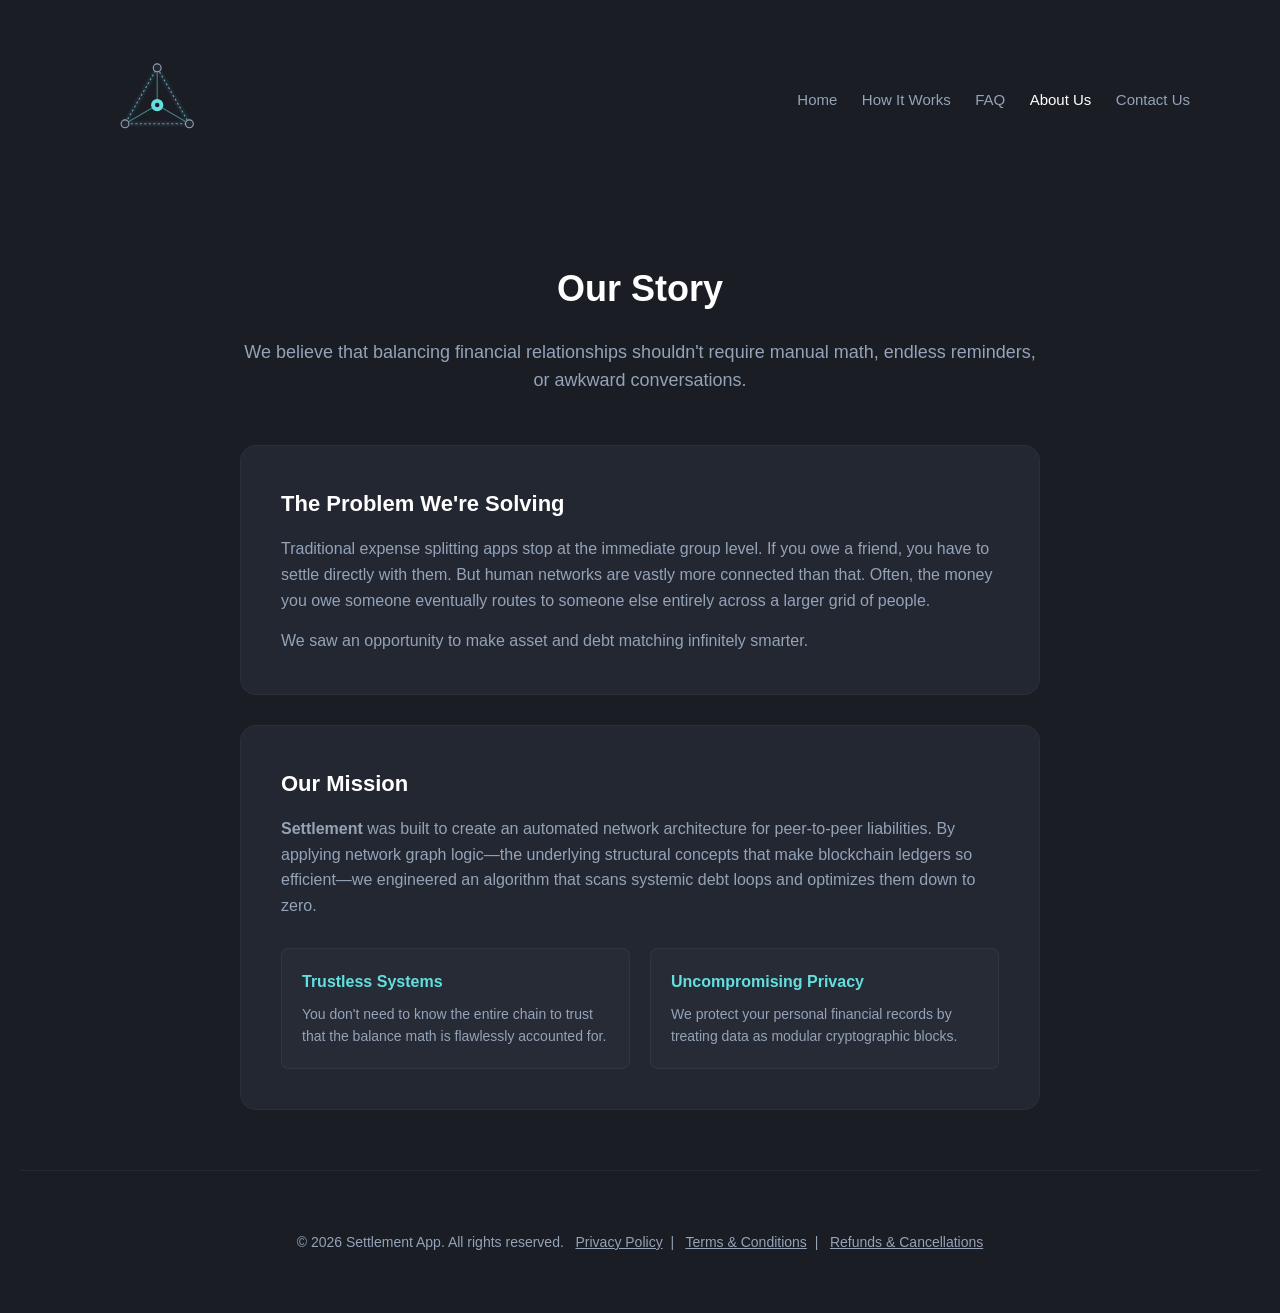
<file: about-us.html>
<!DOCTYPE html>
<html lang="en">
<head>
    <meta charset="UTF-8">
    <meta name="viewport" content="width=device-width, initial-scale=1.0">
    <title>About Us - Settlement</title>
    <style>
        :root {
            --bg-color: #1A1D24;
            --card-color: #232731;
            --accent-color: #64DFDF;
            --text-main: #FFFFFF;
            --text-muted: #94A3B8;
        }
        * { box-sizing: border-box; margin: 0; padding: 0; font-family: 'Segoe UI', sans-serif; }
        body { background-color: var(--bg-color); color: var(--text-main); padding: 0 20px; line-height: 1.6; }
        header { max-width: 1100px; margin: 0 auto; padding: 30px 0; display: flex; justify-content: space-between; align-items: center; }
        .logo { font-size: 24px; font-weight: 700; } .logo span { color: var(--accent-color); }
        nav a { color: var(--text-muted); text-decoration: none; font-size: 15px; margin-left: 20px; }
        nav a.active { color: var(--text-main); }
        
        .container { max-width: 800px; margin: 60px auto; }
        h1 { font-size: 36px; margin-bottom: 20px; text-align: center; }
        .intro { text-align: center; color: var(--text-muted); font-size: 18px; margin-bottom: 50px; }
        
        .content-block { background: var(--card-color); padding: 40px; border-radius: 16px; margin-bottom: 30px; border: 1px solid rgba(255, 255, 255, 0.03); }
        .content-block h2 { font-size: 22px; margin-bottom: 15px; color: var(--text-main); }
        .content-block p { color: var(--text-muted); font-size: 16px; margin-bottom: 15px; }
        .content-block p:last-child { margin-bottom: 0; }
        
        .values-grid { display: grid; grid-template-columns: 1fr 1fr; gap: 20px; margin-top: 30px; }
        @media (max-width: 600px) { .values-grid { grid-template-columns: 1fr; } }
        .value-card { background: rgba(255, 255, 255, 0.02); padding: 20px; border-radius: 8px; border: 1px solid rgba(255, 255, 255, 0.05); }
        .value-card h4 { color: var(--accent-color); margin-bottom: 8px; }

/* --- THE MOBILE BREAKPOINT FIX --- */
@media (max-width: 768px) {
    header {
        flex-direction: column;
        gap: 15px;
        text-align: center;
        padding: 20px 0;
    }
    
    nav {
        display: flex;
        flex-wrap: wrap;
        justify-content: center;
        gap: 10px;
    }
    
    nav a {
        margin: 0 10px;
        font-size: 14px;
    }

    .hero {
        grid-template-columns: 1fr; /* Force elements to stack vertically */
        text-align: center;
        margin: 20px auto;
        gap: 30px;
    }
    
    .hero h1 {
        font-size: 32px; /* Shrink massive heading text so it fits small screens */
    }

    .hero-image {
        order: -1; /* Pushes the video demo to the VERY TOP on phones so users see it instantly */
        height: 240px; /* Shrinks the box height down so it matches mobile phone aspect ratios */
    }
    
    #transaction-counter {
        font-size: 32px; /* Scales down the tracker text so it doesn't clip */
    }
}


        footer { text-align: center; padding: 60px 0; color: var(--text-muted); font-size: 14px; border-top: 1px solid rgba(255, 255, 255, 0.05); margin-top: 60px; }
/* --- Append this strictly at the bottom of your existing style tag --- */
@media (max-width: 768px) {
    header {
        flex-direction: column !important;
        gap: 15px !important;
        text-align: center !important;
        padding: 20px 0 !important;
    }
    nav {
        display: flex !important;
        flex-wrap: wrap !important;
        justify-content: center !important;
        gap: 10px !important;
    }
    nav a {
        margin: 0 10px !important;
        font-size: 14px !important;
    }
    footer {
        padding: 40px 20px !important;
        text-align: center !important;
    }
    /* Universal fix to make columns stack vertically on mobile */
    .container, .main-content, .content, .grid {
        padding: 10px !important;
        margin-top: 20px !important;
    }
    /* If your steps sit in a side-by-side flexbox or grid, force them to stack */
    div {
        flex-direction: column !important;
    }
}

    </style>
	
  <!-- Basic SEO -->
  <title>About Settlement App – Mission & Innovation</title>
  <meta name="description" content="Learn about the Settlement App mission. We simplify debt settlements for students, SMEs, and freelancers through secure peer-to-peer chains and fintech innovation.">
  <meta name="keywords" content="Settlement app mission, fintech innovation, debt settlement tool, SME finance, student rent split, peer-to-peer chain payments">

  <!-- Open Graph -->
  <meta property="og:title" content="About Settlement App – Mission & Innovation">
  <meta property="og:description" content="Discover how Settlement is transforming debt settlements with secure peer-to-peer chains for students, SMEs, and freelancers.">
  <meta property="og:url" content="https://gaurav-tekkie.github.io/Settlement.github.io/about-us.html">
  <meta property="og:type" content="website">
  <meta property="og:image" content="https://gaurav-tekkie.github.io/Settlement.github.io/assets/about-banner.png">
  
  
</head>
<body>
    <header>
        <img src="settlement-logo.svg" alt="Settlement Logo" style="width: 140px; height: 140px; vertical-align: middle; margin-right: 10px;">
        <nav>
            <a href="index.html">Home</a>
            <a href="how-it-works.html">How It Works</a>
            <a href="faq.html">FAQ</a>
            <a href="about-us.html" class="active">About Us</a>
            <a href="contact-us.html">Contact Us</a>
        </nav>
    </header>

    <div class="container">
        <h1>Our Story</h1>
        <p class="intro">We believe that balancing financial relationships shouldn't require manual math, endless reminders, or awkward conversations.</p>
        
        <div class="content-block">
            <h2>The Problem We're Solving</h2>
            <p>Traditional expense splitting apps stop at the immediate group level. If you owe a friend, you have to settle directly with them. But human networks are vastly more connected than that. Often, the money you owe someone eventually routes to someone else entirely across a larger grid of people.</p>
            <p>We saw an opportunity to make asset and debt matching infinitely smarter.</p>
        </div>

        <div class="content-block">
            <h2>Our Mission</h2>
            <p><strong>Settlement</strong> was built to create an automated network architecture for peer-to-peer liabilities. By applying network graph logic—the underlying structural concepts that make blockchain ledgers so efficient—we engineered an algorithm that scans systemic debt loops and optimizes them down to zero.</p>
            
            <div class="values-grid">
                <div class="value-card">
                    <h4>Trustless Systems</h4>
                    <p style="font-size: 14px;">You don't need to know the entire chain to trust that the balance math is flawlessly accounted for.</p>
                </div>
                <div class="value-card">
                    <h4>Uncompromising Privacy</h4>
                    <p style="font-size: 14px;">We protect your personal financial records by treating data as modular cryptographic blocks.</p>
                </div>
            </div>
        </div>
    </div>

  <footer>
    <p>&copy; 2026 Settlement App. All rights reserved. &nbsp; 
	<a href="privacy.html" style="color: var(--text-muted); text-decoration: underline;">Privacy Policy</a> &nbsp;| &nbsp;
	<a href="terms.html" style="color: var(--text-muted); text-decoration: underline;">Terms & Conditions</a> &nbsp;| &nbsp; 
	<a href="refunds.html" style="color: var(--text-muted); text-decoration: underline;">Refunds & Cancellations</a>
	</p>
  </footer>
</body>
</html>
</file>
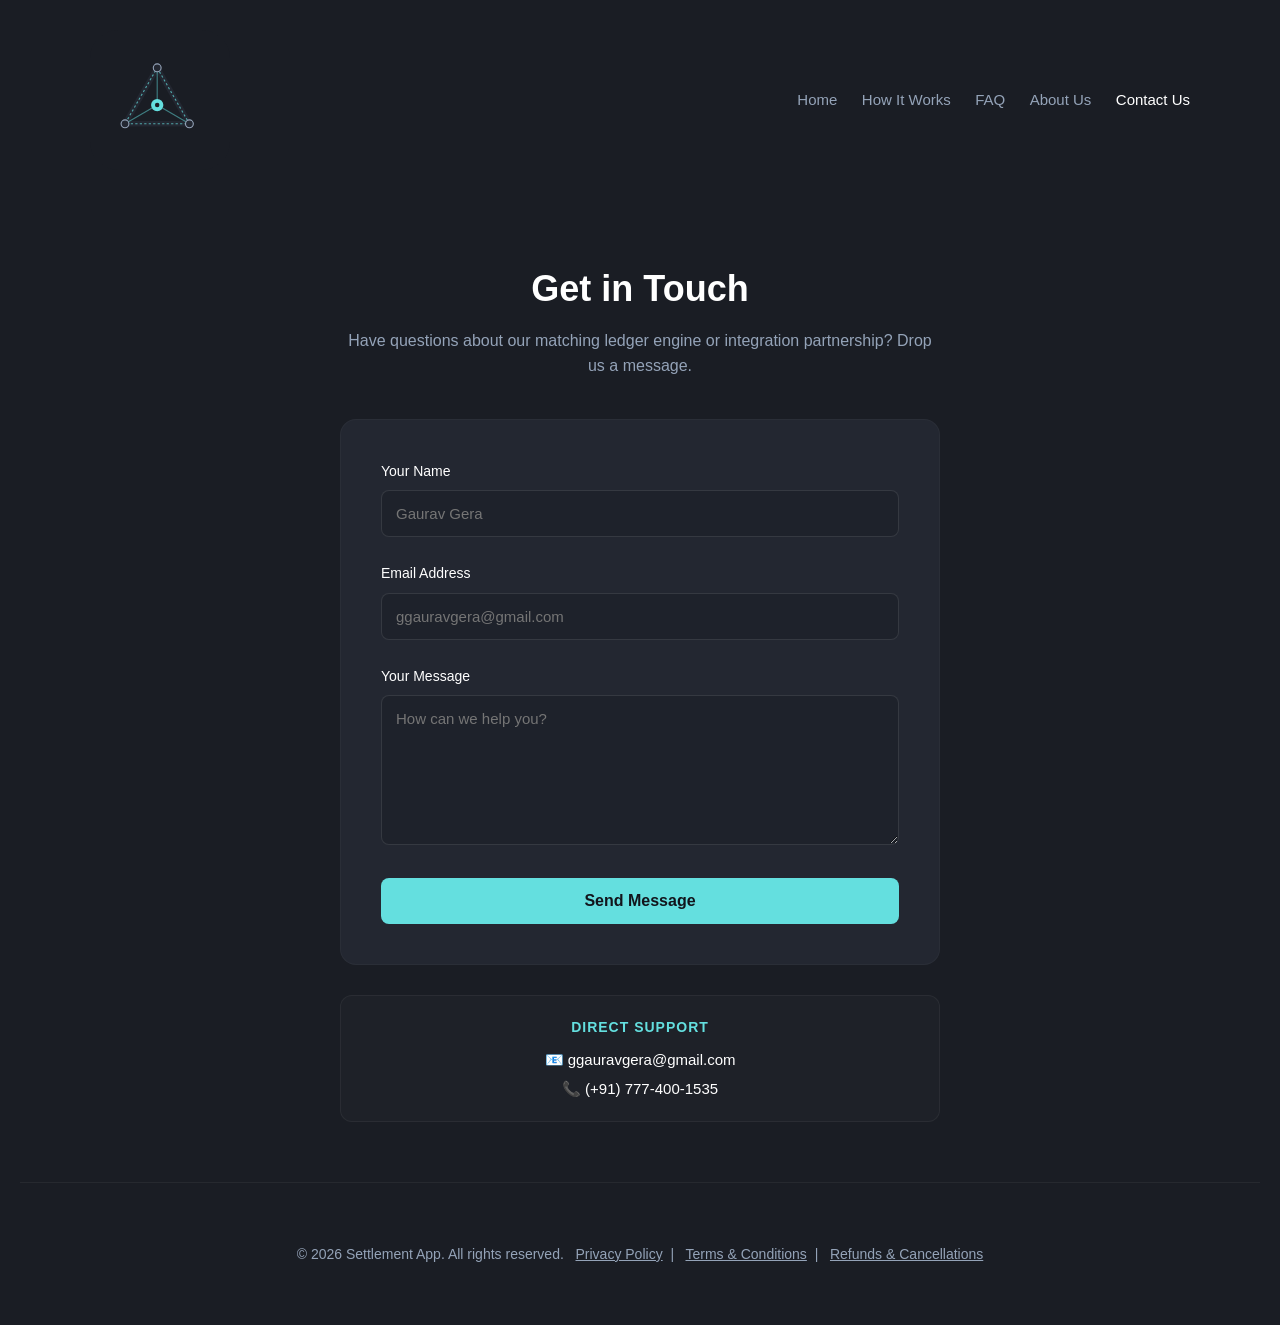
<file: contact-us.html>
<!DOCTYPE html>
<html lang="en">
<head>
    <meta charset="UTF-8">
    <meta name="viewport" content="width=device-width, initial-scale=1.0">
    <title>Contact Us - Settlement</title>
    <style>
        :root {
            --bg-color: #1A1D24;
            --card-color: #232731;
            --accent-color: #64DFDF;
            --text-main: #FFFFFF;
            --text-muted: #94A3B8;
            --input-bg: #1E222B;
        }
        * { box-sizing: border-box; margin: 0; padding: 0; font-family: 'Segoe UI', sans-serif; }
        body { background-color: var(--bg-color); color: var(--text-main); padding: 0 20px; line-height: 1.6; }
        header { max-width: 1100px; margin: 0 auto; padding: 30px 0; display: flex; justify-content: space-between; align-items: center; }
        .logo { font-size: 24px; font-weight: 700; } .logo span { color: var(--accent-color); }
        nav a { color: var(--text-muted); text-decoration: none; font-size: 15px; margin-left: 20px; }
        nav a.active { color: var(--text-main); }
        
        .container { max-width: 600px; margin: 60px auto; }
        h1 { font-size: 36px; margin-bottom: 10px; text-align: center; }
        .intro { text-align: center; color: var(--text-muted); font-size: 16px; margin-bottom: 40px; }
        
        form { background: var(--card-color); padding: 40px; border-radius: 16px; border: 1px solid rgba(255, 255, 255, 0.03); }
        
        .form-group { margin-bottom: 25px; }
        label { display: block; color: var(--text-main); font-size: 14px; font-weight: 500; margin-bottom: 8px; }
        
        input, textarea {
            width: 100%;
            background-color: var(--input-bg);
            border: 1px solid rgba(255, 255, 255, 0.1);
            border-radius: 8px;
            padding: 14px;
            color: var(--text-main);
            font-size: 15px;
            outline: none;
            transition: border-color 0.2s ease;
        }
        
        input:focus, textarea:focus {
            border-color: var(--accent-color);
        }
        
        textarea { height: 150px; resize: vertical; }
        
        .submit-btn {
            width: 100%;
            background-color: var(--accent-color);
            color: #12151C;
            border: none;
            padding: 14px;
            border-radius: 8px;
            font-size: 16px;
            font-weight: 600;
            cursor: pointer;
            transition: transform 0.2s ease, opacity 0.2s ease;
        }
        
        .submit-btn:hover {
            transform: translateY(-1px);
            opacity: 0.95;
        }

        footer { text-align: center; padding: 60px 0; color: var(--text-muted); font-size: 14px; border-top: 1px solid rgba(255, 255, 255, 0.05); margin-top: 60px; }

/* --- Append this strictly at the bottom of your existing style tag --- */
@media (max-width: 768px) {
    header {
        flex-direction: column !important;
        gap: 15px !important;
        text-align: center !important;
        padding: 20px 0 !important;
    }
    nav {
        display: flex !important;
        flex-wrap: wrap !important;
        justify-content: center !important;
        gap: 10px !important;
    }
    nav a {
        margin: 0 10px !important;
        font-size: 14px !important;
    }
    footer {
        padding: 40px 20px !important;
        text-align: center !important;
    }
    /* Universal fix to make columns stack vertically on mobile */
    .container, .main-content, .content, .grid {
        padding: 10px !important;
        margin-top: 20px !important;
    }
    /* If your steps sit in a side-by-side flexbox or grid, force them to stack */
    div {
        flex-direction: column !important;
    }
}

    </style>
	
<!-- Basic SEO -->
  <title>Contact Settlement App – Support & Feedback</title>
  <meta name="description" content="Get in touch with the Settlement App team. Reach out for support, feedback, or partnership inquiries. We help students, SMEs, and freelancers balance debts securely.">
  <meta name="keywords" content="Settlement app contact, Settlement support, debt settlement help, fintech feedback, SME finance support, student rent split assistance">

  <!-- Open Graph -->
  <meta property="og:title" content="Contact Settlement App – Support & Feedback">
  <meta property="og:description" content="Reach out to the Settlement team for support, feedback, or partnership inquiries.">
  <meta property="og:url" content="https://gaurav-tekkie.github.io/Settlement.github.io/contact-us.html">
  <meta property="og:type" content="website">
  <meta property="og:image" content="https://gaurav-tekkie.github.io/Settlement.github.io/assets/contact-banner.png">
  

</head>
<body>
    <header>
        <img src="settlement-logo.svg" alt="Settlement Logo" style="width: 140px; height: 140px; vertical-align: middle; margin-right: 10px;">
        <nav>
            <a href="index.html">Home</a>
            <a href="how-it-works.html">How It Works</a>
            <a href="faq.html">FAQ</a>
            <a href="about-us.html">About Us</a>
            <a href="contact-us.html" class="active">Contact Us</a>
        </nav>
    </header>

    <div class="container">
        <h1>Get in Touch</h1>
        <p class="intro">Have questions about our matching ledger engine or integration partnership? Drop us a message.</p>
        
        <!-- Replace 'YOUR_FORM_ID' with the ID you get in Step 2 -->
<form action="https://formspree.io/f/xjgzovdj" method="POST" id="contact-form">
            <div class="form-group">
                <label for="name">Your Name</label>
                <input type="text" id="name" name="name" placeholder="Gaurav Gera" required>
            </div>
            
            <div class="form-group">
                <label for="email">Email Address</label>
                <input type="email" id="email" name="email" placeholder="ggauravgera@gmail.com" required>
            </div>
            
            <div class="form-group">
                <label for="message">Your Message</label>
                <textarea id="message" name="message" placeholder="How can we help you?" required></textarea>
            </div>
            
            <button type="submit" class="submit-btn">Send Message</button>
        </form>

<div style="margin-top: 30px; text-align: center; background: rgba(255, 255, 255, 0.02); padding: 20px; border-radius: 12px; border: 1px solid rgba(255, 255, 255, 0.05);">
    <h4 style="font-size: 14px; text-transform: uppercase; letter-spacing: 1px; color: var(--accent-color); margin-bottom: 10px;">Direct Support</h4>
    <p style="font-size: 15px; color: var(--text-main); margin-bottom: 5px;">
        📧 <a href="mailto:ggauravgera@gmail.com" style="color: #fff; text-decoration: none; font-weight: 500;">ggauravgera@gmail.com</a>
    </p>
    <p style="font-size: 15px; color: var(--text-main);">
        📞 <a href="tel:(+91) 777 400 1535" style="color: #fff; text-decoration: none; font-weight: 500;">(+91) 777-400-1535</a>
    </p>
</div>


    </div>

  <footer>
    <p>&copy; 2026 Settlement App. All rights reserved. &nbsp; 
	<a href="privacy.html" style="color: var(--text-muted); text-decoration: underline;">Privacy Policy</a> &nbsp;| &nbsp;
	<a href="terms.html" style="color: var(--text-muted); text-decoration: underline;">Terms & Conditions</a> &nbsp;| &nbsp; 
	<a href="refunds.html" style="color: var(--text-muted); text-decoration: underline;">Refunds & Cancellations</a>
	</p>
  </footer>
<script>
    const form = document.getElementById('contact-form');
    
    form.addEventListener('submit', async (e) => {
        e.preventDefault(); // Stop page from reloading
        
        const button = form.querySelector('.submit-btn');
        const originalText = button.textContent;
        button.textContent = 'Sending...';
        button.disabled = true;

        const data = new FormData(form);
        
        try {
            const response = await fetch(form.action, {
                method: 'POST',
                body: data,
                headers: { 'Accept': 'application/json' }
            });
            
            if (response.ok) {
                // Smoothly replace the button with a success message
                form.innerHTML = `
                    <div style="text-align: center; padding: 40px 0;">
                        <span style="font-size: 48px; color: var(--accent-color);">✓</span>
                        <h3 style="margin-top: 15px; color: var(--text-main);">Message Sent !</h3>
                        <p style="color: var(--text-muted); font-size: 14px; margin-top: 10px;">
                            Thank you. The Settlement team will review your message and get back to you shortly.
                        </p>
                    </div>`;
            } else {
                button.textContent = 'Error. Try Again.';
                button.disabled = false;
            }
        } catch (error) {
            button.textContent = 'Error. Try Again.';
            button.disabled = false;
        }
    });
</script>
</body>
</html>
</file>
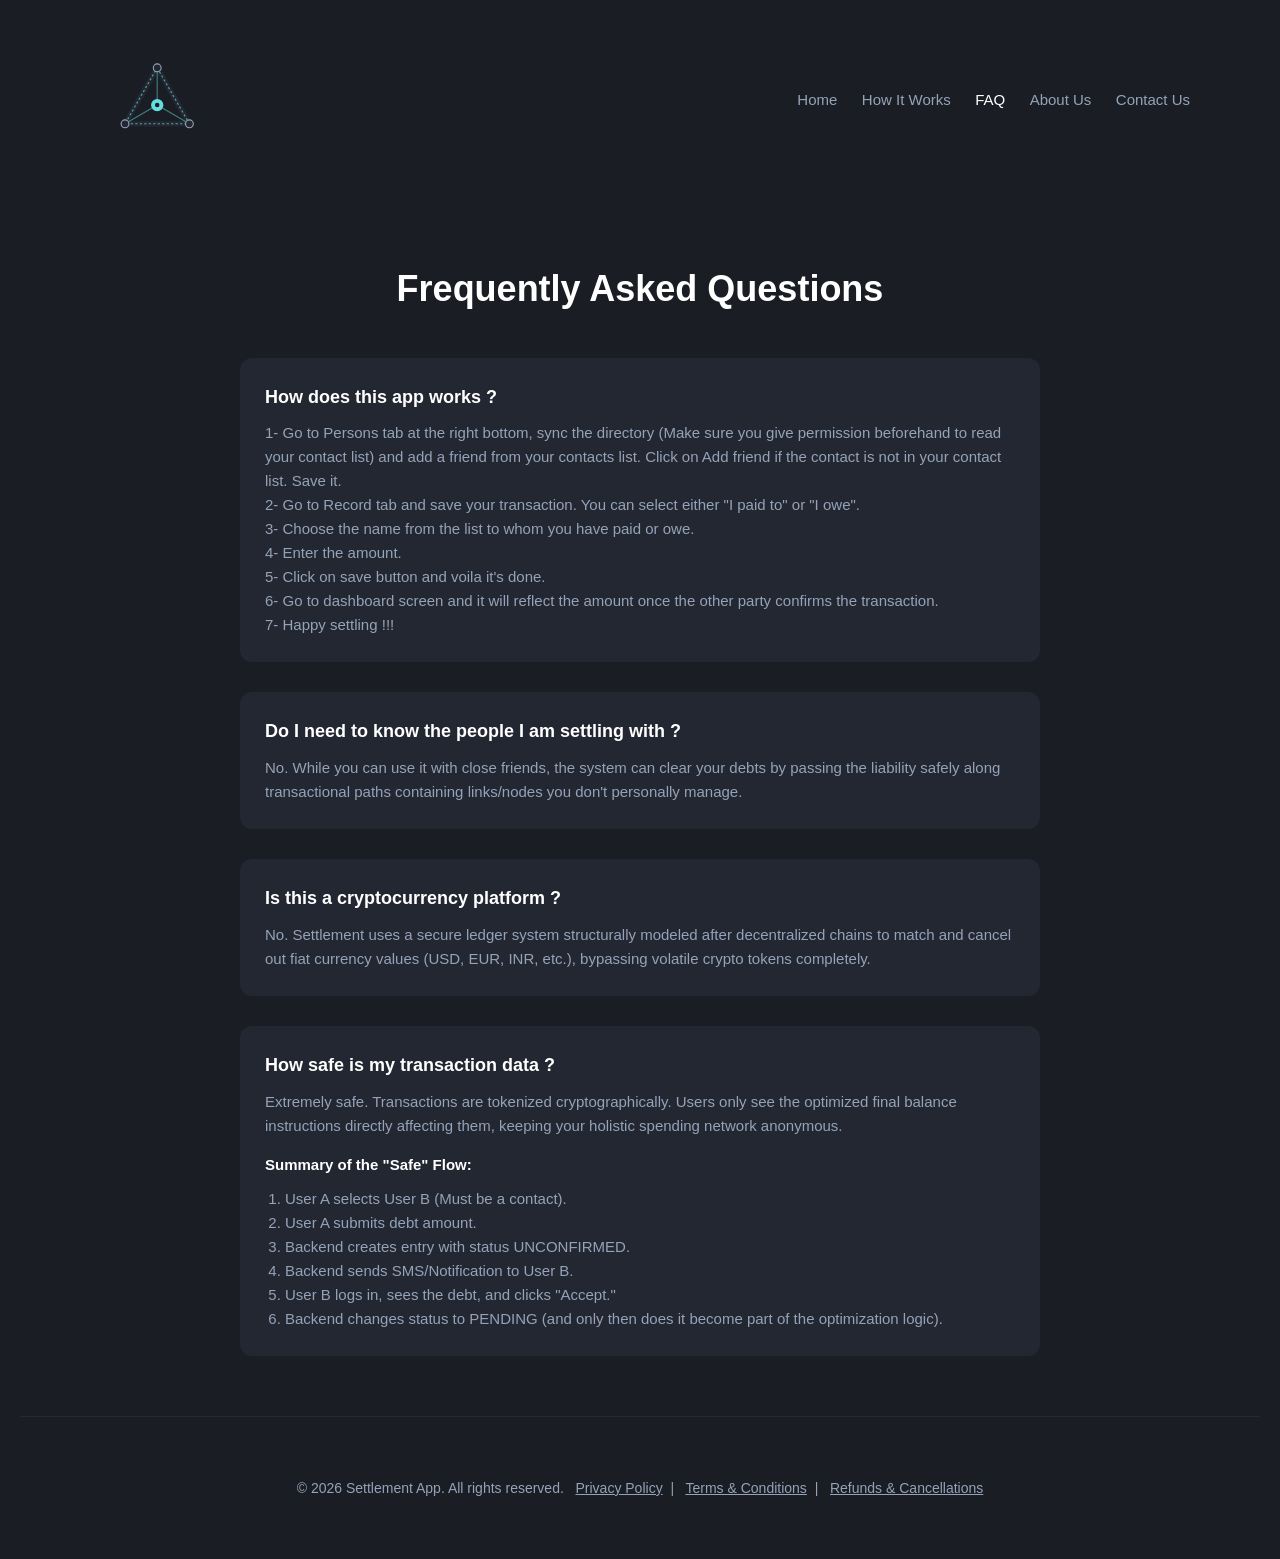
<file: faq.html>
<!DOCTYPE html>
<html lang="en">
<head>
    <meta charset="UTF-8">
    <meta name="viewport" content="width=device-width, initial-scale=1.0">
    <title>FAQ - Settlement</title>
    <style>
        :root {
            --bg-color: #1A1D24;
            --card-color: #232731;
            --accent-color: #64DFDF;
            --text-main: #FFFFFF;
            --text-muted: #94A3B8;
        }
        * { box-sizing: border-box; margin: 0; padding: 0; font-family: 'Segoe UI', sans-serif; }
        body { background-color: var(--bg-color); color: var(--text-main); padding: 0 20px; line-height: 1.6; }
        header { max-width: 1100px; margin: 0 auto; padding: 30px 0; display: flex; justify-content: space-between; align-items: center; }
        .logo { font-size: 24px; font-weight: 700; } .logo span { color: var(--accent-color); }
        nav a { color: var(--text-muted); text-decoration: none; font-size: 15px; margin-left: 20px; }
        nav a.active { color: var(--text-main); }
        
        .container { max-width: 800px; margin: 60px auto; }
        h1 { font-size: 36px; margin-bottom: 40px; text-align: center; }
        
        .faq-item { margin-bottom: 30px; background: var(--card-color); padding: 25px; border-radius: 12px; }
		.faq-item h3 { font-size: 18px; margin-bottom: 10px; color: var(--text-main); }
		.faq-item p, .faq-item ol, .faq-item li { color: var(--text-muted); font-size: 15px; }
        
        footer { text-align: center; padding: 60px 0; color: var(--text-muted); font-size: 14px; border-top: 1px solid rgba(255, 255, 255, 0.05); margin-top: 60px; }

/* --- Append this strictly at the bottom of your existing style tag --- */
@media (max-width: 768px) {
    header {
        flex-direction: column !important;
        gap: 15px !important;
        text-align: center !important;
        padding: 20px 0 !important;
    }
    nav {
        display: flex !important;
        flex-wrap: wrap !important;
        justify-content: center !important;
        gap: 10px !important;
    }
    nav a {
        margin: 0 10px !important;
        font-size: 14px !important;
    }
    footer {
        padding: 40px 20px !important;
        text-align: center !important;
    }
    /* Universal fix to make columns stack vertically on mobile */
    .container, .main-content, .content, .grid {
        padding: 10px !important;
        margin-top: 20px !important;
    }
    /* If your steps sit in a side-by-side flexbox or grid, force them to stack */
    div {
        flex-direction: column !important;
    }
}

    </style>
	
  <!-- Basic SEO -->
  <title>Settlement App FAQ – Security, Usage & Support</title>
  <meta name="description" content="Find answers to common questions about the Settlement App. Learn how it works, its security features, and how it helps students, SMEs, and freelancers balance debts easily.">
  <meta name="keywords" content="Settlement app FAQ, debt settlement questions, is Settlement secure, how Settlement works, peer-to-peer chain payments, student rent split, SME finance">

  <!-- Open Graph -->
  <meta property="og:title" content="Settlement App FAQ – Security, Usage & Support">
  <meta property="og:description" content="Answers to your questions about Settlement: security, usage, and debt balancing.">
  <meta property="og:url" content="https://gaurav-tekkie.github.io/Settlement.github.io/faq.html">
  <meta property="og:type" content="website">
  <meta property="og:image" content="https://gaurav-tekkie.github.io/Settlement.github.io/assets/faq-banner.png">

  <!-- Twitter Card 
  <meta name="twitter:card" content="summary_large_image">
  <meta name="twitter:title" content="Settlement App FAQ – Security, Usage & Support">
  <meta name="twitter:description" content="Answers to your questions about Settlement: security, usage, and debt balancing.">
  <meta name="twitter:image" content="https://gaurav-tekkie.github.io/Settlement.github.io/assets/faq-banner.png">
	
  -->

</head>
<body>
    <header>
        <img src="settlement-logo.svg" alt="Settlement Logo" style="width: 140px; height: 140px; vertical-align: middle; margin-right: 10px;">
        <nav>
            <a href="index.html">Home</a>
            <a href="how-it-works.html">How It Works</a>
            <a href="faq.html" class="active">FAQ</a>
            <a href="about-us.html">About Us</a>
            <a href="contact-us.html">Contact Us</a>
        </nav>
    </header>

    <div class="container">
        <h1>Frequently Asked Questions</h1>
        
        <div class="faq-item">
            <h3>How does this app works ?</h3>
            <p>
			1- Go to Persons tab at the right bottom, sync the directory (Make sure you give permission beforehand to read your contact list) and add a friend from your contacts list. Click on Add friend if the contact is not in your contact list. Save it. <br/>
			2- Go to Record tab and save your transaction. You can select either "I paid to" or "I owe". <br/>
			3- Choose the name from the list to whom you have paid or owe. <br/>
			4- Enter the amount. <br/>
			5- Click on save button and voila it's done. <br/>
			6- Go to dashboard screen and it will reflect the amount once the other party confirms the transaction. <br/>
			7- Happy settling !!!
			</p>
        </div>
		
		<div class="faq-item">
            <h3>Do I need to know the people I am settling with ?</h3>
            <p>No. While you can use it with close friends, the system can clear your debts by passing the liability safely along transactional paths containing links/nodes you don't personally manage.</p>
        </div>

        <div class="faq-item">
            <h3>Is this a cryptocurrency platform ?</h3>
            <p>No. Settlement uses a secure ledger system structurally modeled after decentralized chains to match and cancel out fiat currency values (USD, EUR, INR, etc.), bypassing volatile crypto tokens completely.</p>
        </div>

        <div class="faq-item">
    <h3>How safe is my transaction data ?</h3>
    <p>Extremely safe. Transactions are tokenized cryptographically. Users only see the optimized final balance instructions directly affecting them, keeping your holistic spending network anonymous.</p>
    
    <p style="font-weight: bold; margin-top: 15px; color: var(--text-main);">Summary of the "Safe" Flow:</p>
		<ol style="padding-left: 20px; margin-top: 10px;">
			<li>User A selects User B (Must be a contact).</li>
			<li>User A submits debt amount.</li>
			<li>Backend creates entry with status UNCONFIRMED.</li>
			<li>Backend sends SMS/Notification to User B.</li>
			<li>User B logs in, sees the debt, and clicks "Accept."</li>
			<li>Backend changes status to PENDING (and only then does it become part of the optimization logic).</li>
		</ol>
		</div>
	</div>

  <footer>
    <p>&copy; 2026 Settlement App. All rights reserved. &nbsp; 
	<a href="privacy.html" style="color: var(--text-muted); text-decoration: underline;">Privacy Policy</a> &nbsp;| &nbsp;
	<a href="terms.html" style="color: var(--text-muted); text-decoration: underline;">Terms & Conditions</a> &nbsp;| &nbsp; 
	<a href="refunds.html" style="color: var(--text-muted); text-decoration: underline;">Refunds & Cancellations</a>
	</p>
  </footer>
</body>
</html>
</file>
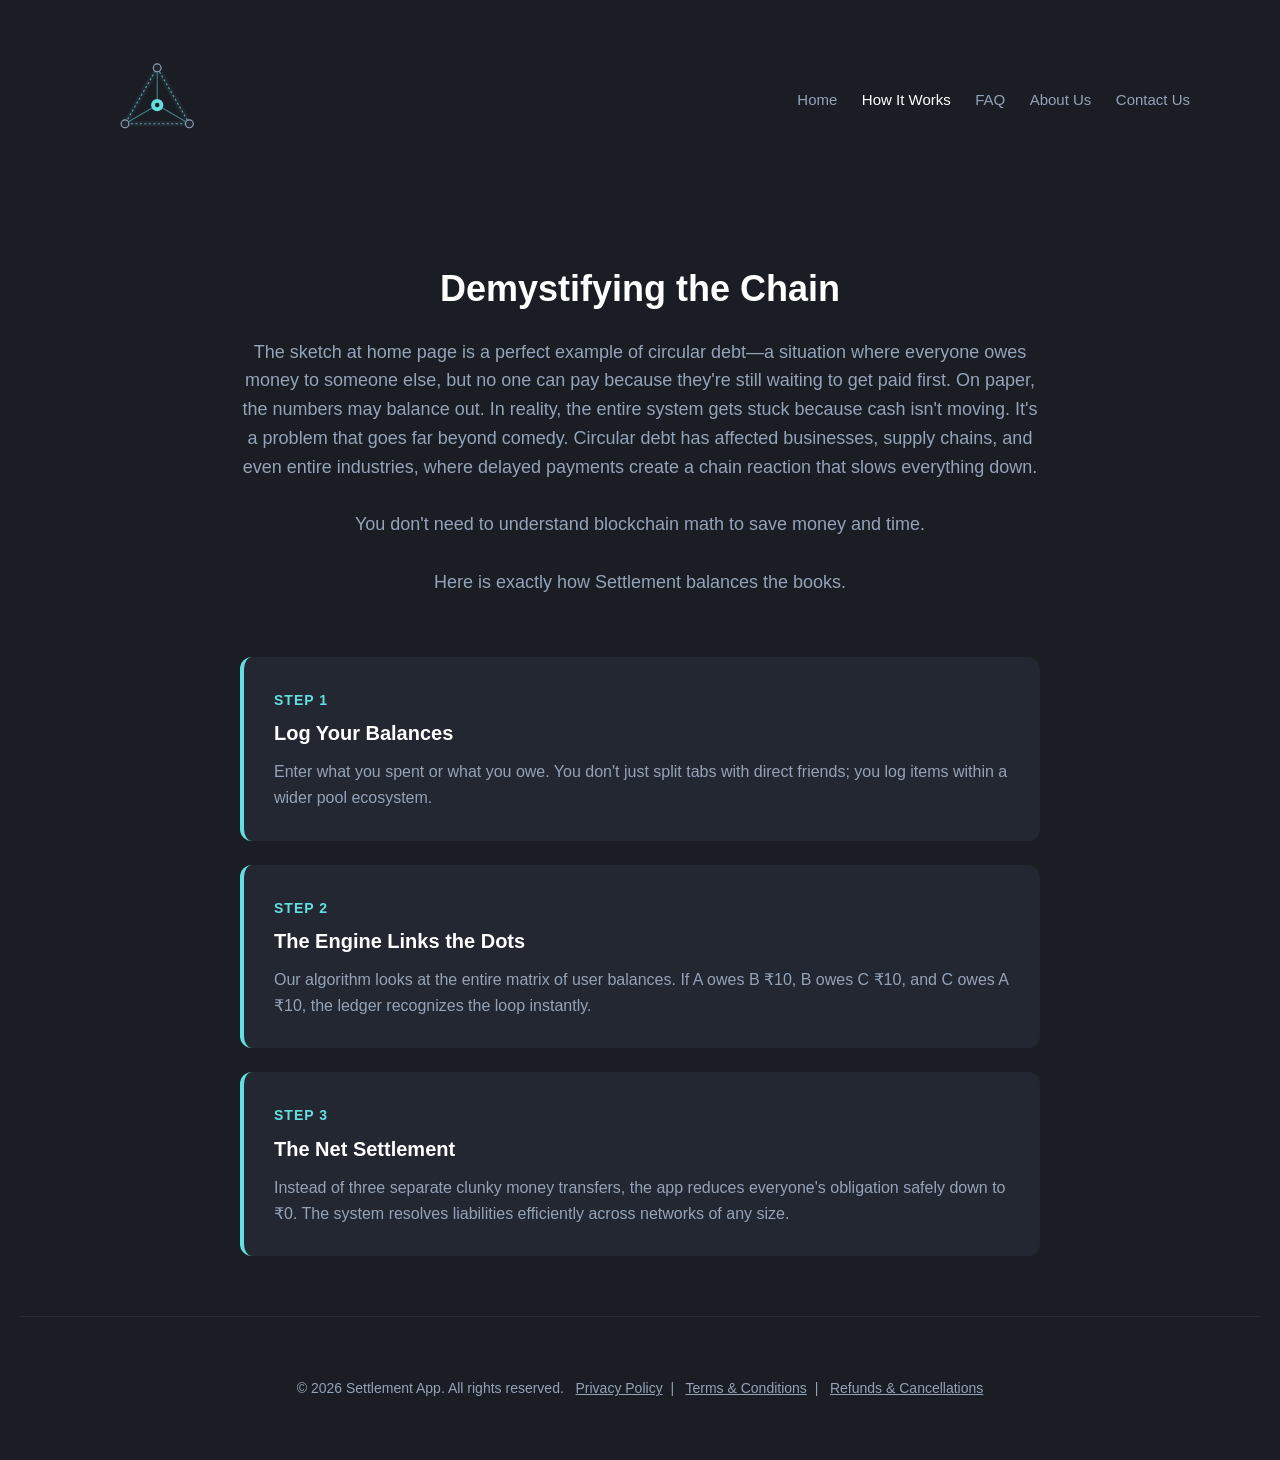
<file: how-it-works.html>
<!DOCTYPE html>
<html lang="en">
<head>
    <meta charset="UTF-8">
    <meta name="viewport" content="width=device-width, initial-scale=1.0">
    <title>How It Works - Settlement</title>
    <style>
        :root {
            --bg-color: #1A1D24;
            --card-color: #232731;
            --accent-color: #64DFDF;
            --text-main: #FFFFFF;
            --text-muted: #94A3B8;
        }
        * { box-sizing: border-box; margin: 0; padding: 0; font-family: 'Segoe UI', sans-serif; }
        body { background-color: var(--bg-color); color: var(--text-main); padding: 0 20px; line-height: 1.6; }
        header { max-width: 1100px; margin: 0 auto; padding: 30px 0; display: flex; justify-content: space-between; align-items: center; }
        .logo { font-size: 24px; font-weight: 700; } .logo span { color: var(--accent-color); }
        nav a { color: var(--text-muted); text-decoration: none; font-size: 15px; margin-left: 20px; }
        nav a.active { color: var(--text-main); }
        
        .container { max-width: 800px; margin: 60px auto; }
        h1 { font-size: 36px; margin-bottom: 20px; text-align: center; }
        .intro { text-align: center; color: var(--text-muted); font-size: 18px; margin-bottom: 60px; }
        
        .step { background: var(--card-color); padding: 30px; border-radius: 12px; margin-bottom: 24px; border-left: 4px solid var(--accent-color); }
        .step-num { color: var(--accent-color); font-weight: 700; font-size: 14px; text-transform: uppercase; letter-spacing: 1px; }
        .step h3 { margin: 5px 0 10px 0; font-size: 20px; }
        .step p { color: var(--text-muted); }
        
        footer { text-align: center; padding: 60px 0; color: var(--text-muted); font-size: 14px; border-top: 1px solid rgba(255, 255, 255, 0.05); margin-top: 60px; }
/* --- Append this strictly at the bottom of your existing style tag --- */
@media (max-width: 768px) {
    header {
        flex-direction: column !important;
        gap: 15px !important;
        text-align: center !important;
        padding: 20px 0 !important;
    }
    nav {
        display: flex !important;
        flex-wrap: wrap !important;
        justify-content: center !important;
        gap: 10px !important;
    }
    nav a {
        margin: 0 10px !important;
        font-size: 14px !important;
    }
    footer {
        padding: 40px 20px !important;
        text-align: center !important;
    }
    /* Universal fix to make columns stack vertically on mobile */
    .container, .main-content, .content, .grid {
        padding: 10px !important;
        margin-top: 20px !important;
    }
    /* If your steps sit in a side-by-side flexbox or grid, force them to stack */
    div {
        flex-direction: column !important;
    }
}
    </style>
	
  <!-- Basic SEO -->
  <title>How Settlement App Works – Debt Balancing Explained</title>
  <meta name="description" content="Discover how the Settlement App balances debts through secure peer-to-peer chains. Learn step-by-step how students, SMEs, and freelancers can simplify settlements.">
  <meta name="keywords" content="how Settlement app works, debt balancing explained, peer-to-peer chain settlement, student rent split, SME finance tool, fintech debt settlement">

  <!-- Open Graph -->
  <meta property="og:title" content="How Settlement App Works – Debt Balancing Explained">
  <meta property="og:description" content="Step-by-step guide to how Settlement balances debts securely across peer-to-peer chains.">
  <meta property="og:url" content="https://gaurav-tekkie.github.io/Settlement.github.io/how-it-works.html">
  <meta property="og:type" content="website">
  <meta property="og:image" content="https://gaurav-tekkie.github.io/Settlement.github.io/assets/how-it-works-banner.png">
  
  
</head>
<body>
    <header>
        <img src="settlement-logo.svg" alt="Settlement Logo" style="width: 140px; height: 140px; vertical-align: middle; margin-right: 10px;">
        <nav>
            <a href="index.html">Home</a>
            <a href="how-it-works.html" class="active">How It Works</a>
            <a href="faq.html">FAQ</a>
            <a href="about-us.html">About Us</a>
            <a href="contact-us.html">Contact Us</a>
        </nav>
    </header>

    <div class="container">
        <h1>Demystifying the Chain</h1>
        <p class="intro">
		The sketch at home page is a perfect example of circular debt—a situation where everyone owes money to someone else, but no one can pay because they're still waiting to get paid first.
On paper, the numbers may balance out. In reality, the entire system gets stuck because cash isn't moving.
It's a problem that goes far beyond comedy. Circular debt has affected businesses, supply chains, and even entire industries, where delayed payments create a chain reaction that slows everything down.
<br/><br/> You don't need to understand blockchain math to save money and time. <br/><br/>Here is exactly how Settlement balances the books.
		</p>
        
        <div class="step">
            <span class="step-num">Step 1</span>
            <h3>Log Your Balances</h3>
            <p>Enter what you spent or what you owe. You don't just split tabs with direct friends; you log items within a wider pool ecosystem.</p>
        </div>

        <div class="step">
            <span class="step-num">Step 2</span>
            <h3>The Engine Links the Dots</h3>
            <p>Our algorithm looks at the entire matrix of user balances. If A owes B ₹10, B owes C ₹10, and C owes A ₹10, the ledger recognizes the loop instantly.</p>
        </div>

        <div class="step">
            <span class="step-num">Step 3</span>
            <h3>The Net Settlement</h3>
            <p>Instead of three separate clunky money transfers, the app reduces everyone's obligation safely down to ₹0. The system resolves liabilities efficiently across networks of any size.</p>
        </div>
    </div>

  <footer>
    <p>&copy; 2026 Settlement App. All rights reserved. &nbsp; 
	<a href="privacy.html" style="color: var(--text-muted); text-decoration: underline;">Privacy Policy</a> &nbsp;| &nbsp;
	<a href="terms.html" style="color: var(--text-muted); text-decoration: underline;">Terms & Conditions</a> &nbsp;| &nbsp; 
	<a href="refunds.html" style="color: var(--text-muted); text-decoration: underline;">Refunds & Cancellations</a>
	</p>
  </footer>
</body>
</html>
</file>
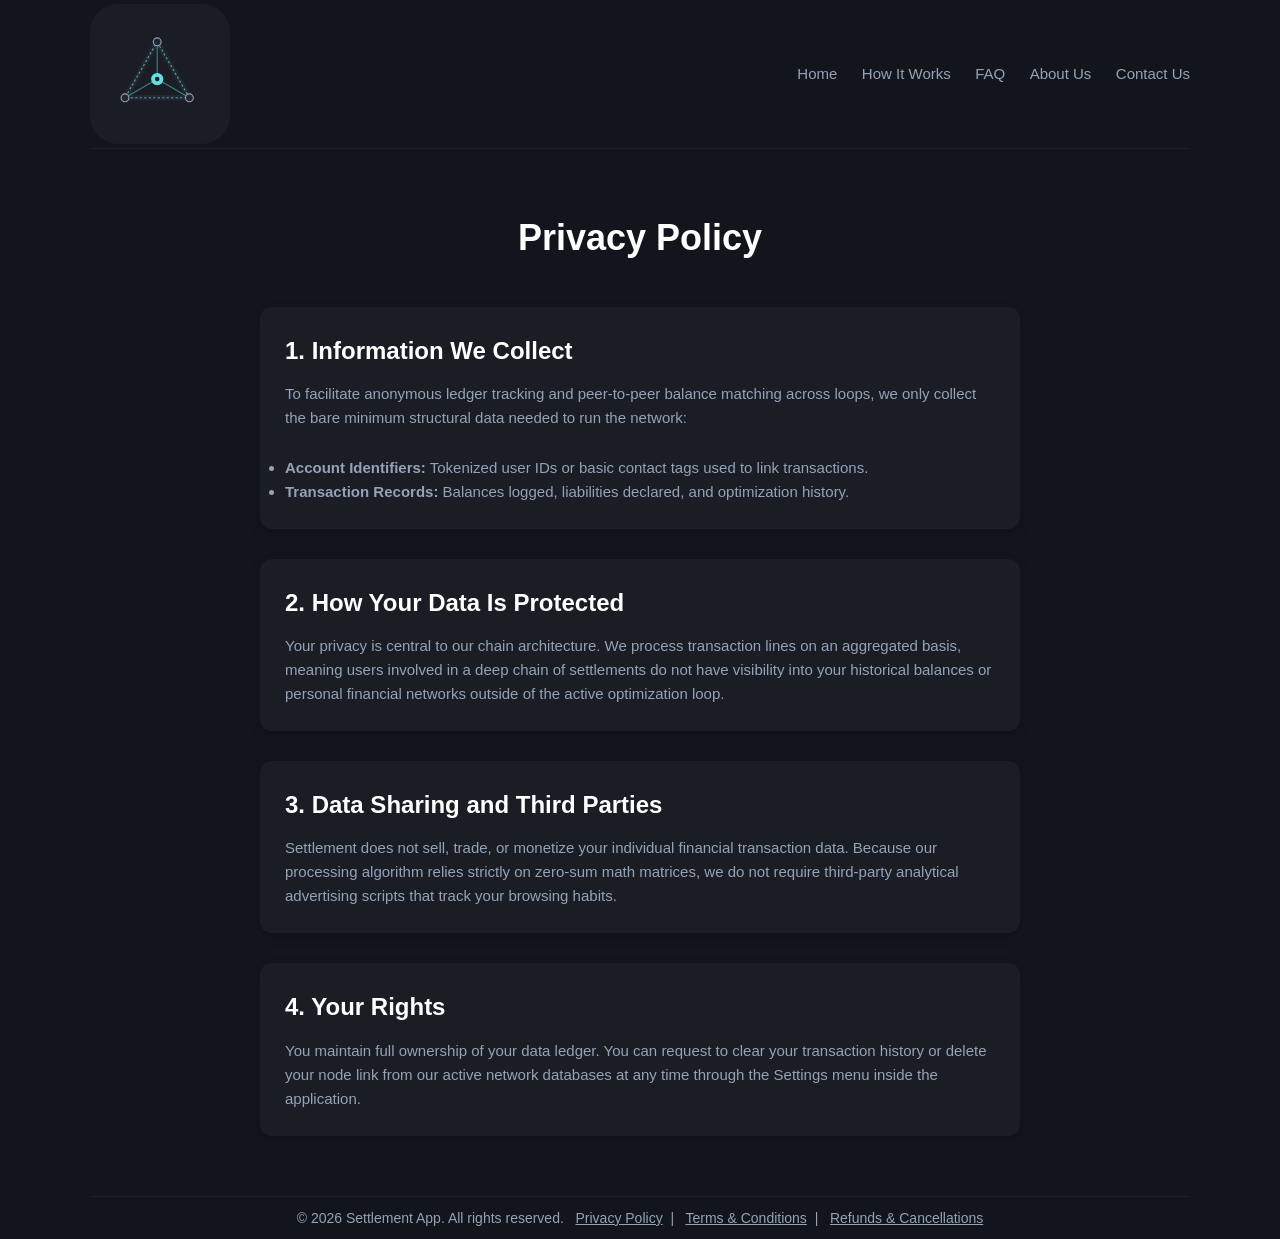
<file: privacy.html>
<!DOCTYPE html>
<html lang="en">
<head>
  <meta charset="UTF-8">
  <meta name="viewport" content="width=device-width, initial-scale=1.0">
  <title>Privacy Policy - Settlement</title>
  <link rel="stylesheet" href="style.css"> <!-- reuse faq.html styles -->
  
<!-- Basic SEO -->
  <title>Settlement App Privacy Policy – Secure & Transparent</title>
  <meta name="description" content="Read the Settlement App Privacy Policy. Learn how we protect your data, ensure secure debt settlements, and maintain transparency for students, SMEs, and freelancers.">
  <meta name="keywords" content="Settlement app privacy policy, data security, secure debt settlement, user trust, fintech transparency, student finance, SME finance">

  <!-- Open Graph -->
  <meta property="og:title" content="Settlement App Privacy Policy – Secure & Transparent">
  <meta property="og:description" content="Learn how Settlement protects your data and ensures secure debt settlements.">
  <meta property="og:url" content="https://gaurav-tekkie.github.io/Settlement.github.io/privacy.html">
  <meta property="og:type" content="website">
  <meta property="og:image" content="https://gaurav-tekkie.github.io/Settlement.github.io/assets/privacy-banner.png">
  
</head>
<body>
  <header>
    <img src="settlement-logo.svg" alt="Settlement Logo" style="width: 140px; height: 140px; margin-right: 10px;">
    <nav>
      <a href="index.html">Home</a>
      <a href="how-it-works.html">How It Works</a>
      <a href="faq.html">FAQ</a>
      <a href="about-us.html">About Us</a>
      <a href="contact-us.html">Contact Us</a>
    </nav>
  </header>

<div class="container">
  <h1>Privacy Policy</h1>

  <div class="faq-item">
    <h2>1. Information We Collect</h2>
    <p>To facilitate anonymous ledger tracking and peer-to-peer balance matching across loops, we only collect the bare minimum structural data needed to run the network:</p><br/>
    <ul>
        <li><strong>Account Identifiers:</strong> Tokenized user IDs or basic contact tags used to link transactions.</li>
        <li><strong>Transaction Records:</strong> Balances logged, liabilities declared, and optimization history.</li>
    </ul>
  </div>

  <div class="faq-item">
    <h2>2. How Your Data Is Protected</h2>
    <p>Your privacy is central to our chain architecture. We process transaction lines on an aggregated basis, meaning users involved in a deep chain of settlements do not have visibility into your historical balances or personal financial networks outside of the active optimization loop.</p>
  </div>

  <div class="faq-item">
    <h2>3. Data Sharing and Third Parties</h2>
    <p>Settlement does not sell, trade, or monetize your individual financial transaction data. Because our processing algorithm relies strictly on zero-sum math matrices, we do not require third-party analytical advertising scripts that track your browsing habits.</p>
  </div>

  <div class="faq-item">
    <h2>4. Your Rights</h2>
    <p>You maintain full ownership of your data ledger. You can request to clear your transaction history or delete your node link from our active network databases at any time through the Settings menu inside the application.</p>
  </div>
</div>



  <footer>
    <p>&copy; 2026 Settlement App. All rights reserved. &nbsp; 
	<a href="privacy.html" style="color: var(--text-muted); text-decoration: underline;">Privacy Policy</a> &nbsp;| &nbsp;
	<a href="terms.html" style="color: var(--text-muted); text-decoration: underline;">Terms & Conditions</a> &nbsp;| &nbsp; 
	<a href="refunds.html" style="color: var(--text-muted); text-decoration: underline;">Refunds & Cancellations</a>
	</p>
  </footer>
</body>
</html>
</file>
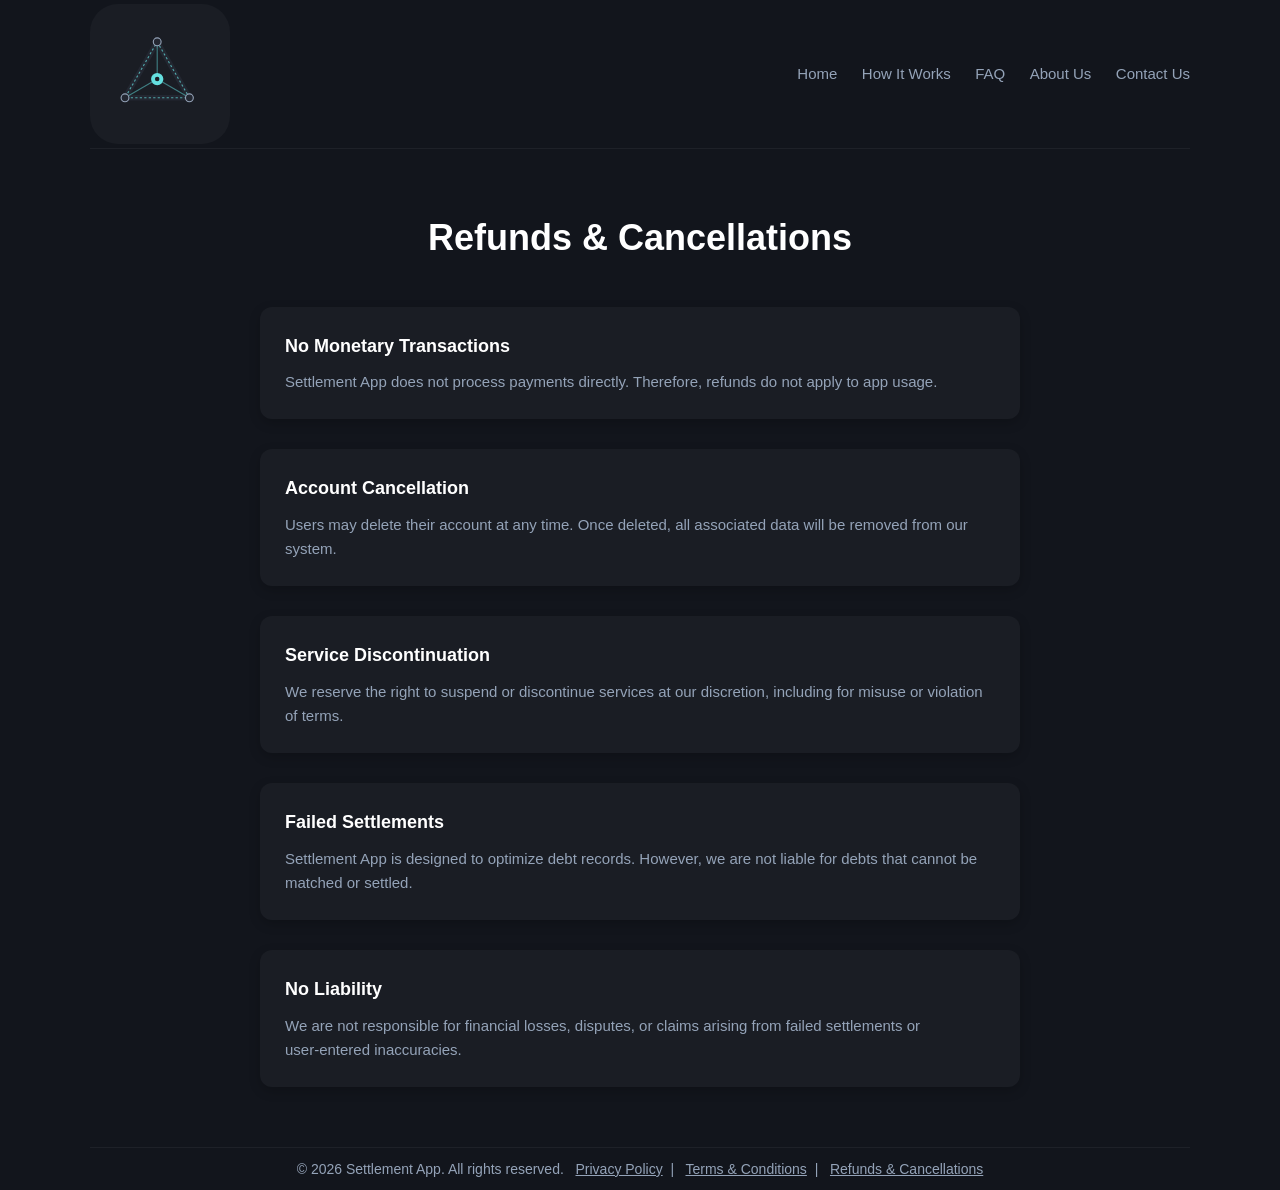
<file: refunds.html>
<!DOCTYPE html>
<html lang="en">
<head>
  <meta charset="UTF-8">
  <meta name="viewport" content="width=device-width, initial-scale=1.0">
  <title>Refunds & Cancellations</title>
  <link rel="stylesheet" href="style.css"> <!-- reuse faq.html styles -->
  
<!-- Basic SEO -->
  <title>Settlement App Refunds & Cancellations</title>
  <meta name="description" content="Read the Settlement App Refunds & Cancellations Policy. Learn how we protect your data, ensure secure debt settlements, and maintain transparency for students, SMEs, and freelancers.">
  <meta name="keywords" content="Settlement app Refunds & Cancellations policy, data security, secure debt settlement, user trust, fintech transparency, student finance, SME finance">

  <!-- Open Graph -->
  <meta property="og:title" content="Settlement App Refunds & Cancellations Policy – Secure & Transparent">
  <meta property="og:description" content="Learn how Settlement protects your data and ensures secure debt settlements.">
  <meta property="og:url" content="https://gaurav-tekkie.github.io/Settlement.github.io/refunds.html">
  <meta property="og:type" content="website">
  <meta property="og:image" content="https://gaurav-tekkie.github.io/Settlement.github.io/assets/privacy-banner.png">
  
</head>
<body>
  <header>
    <img src="settlement-logo.svg" alt="Settlement Logo" style="width: 140px; height: 140px; margin-right: 10px;">
    <nav>
      <a href="index.html">Home</a>
      <a href="how-it-works.html">How It Works</a>
      <a href="faq.html">FAQ</a>
      <a href="about-us.html">About Us</a>
      <a href="contact-us.html">Contact Us</a>
    </nav>
  </header>

<div class="container">
  <h1>Refunds & Cancellations</h1>

  <div class="faq-item">
    <h3>No Monetary Transactions</h3>
    <p>Settlement App does not process payments directly. Therefore, refunds do not apply to app usage.</p>
  </div>

  <div class="faq-item">
    <h3>Account Cancellation</h3>
    <p>Users may delete their account at any time. Once deleted, all associated data will be removed from our system.</p>
  </div>

  <div class="faq-item">
    <h3>Service Discontinuation</h3>
    <p>We reserve the right to suspend or discontinue services at our discretion, including for misuse or violation of terms.</p>
  </div>

  <div class="faq-item">
    <h3>Failed Settlements</h3>
    <p>Settlement App is designed to optimize debt records. However, we are not liable for debts that cannot be matched or settled.</p>
  </div>

  <div class="faq-item">
    <h3>No Liability</h3>
    <p>We are not responsible for financial losses, disputes, or claims arising from failed settlements or user‑entered inaccuracies.</p>
  </div>
</div>




  <footer>
    <p>&copy; 2026 Settlement App. All rights reserved. &nbsp; 
	<a href="privacy.html" style="color: var(--text-muted); text-decoration: underline;">Privacy Policy</a> &nbsp;| &nbsp;
	<a href="terms.html" style="color: var(--text-muted); text-decoration: underline;">Terms & Conditions</a> &nbsp;| &nbsp; 
	<a href="refunds.html" style="color: var(--text-muted); text-decoration: underline;">Refunds & Cancellations</a>
	</p>
  </footer>
</body>
</html>
</file>
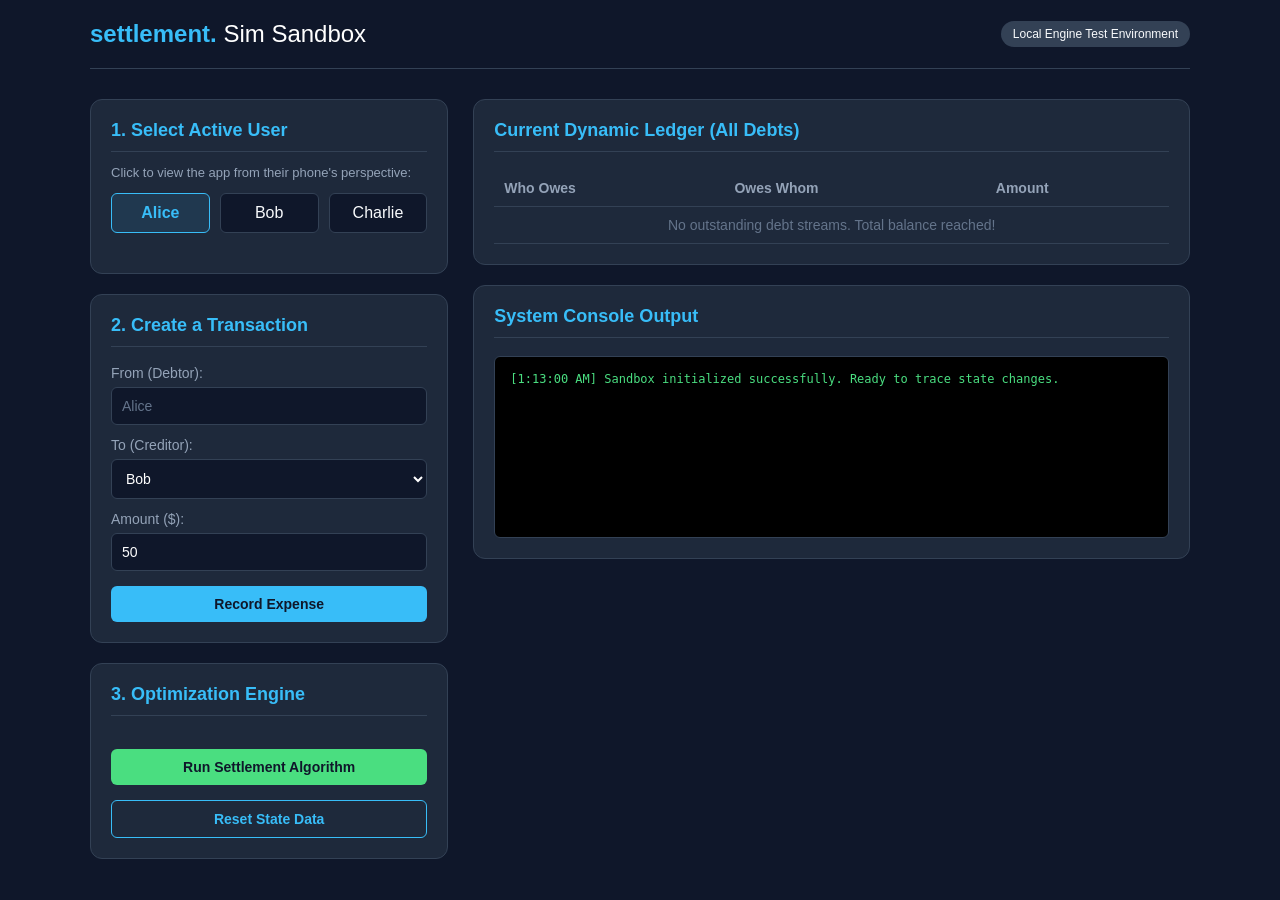
<file: simulation-sandbox.html>
<!DOCTYPE html>
<html lang="en">
<head>
    <meta charset="UTF-8">
    <meta name="viewport" content="width=device-width, initial-scale=1.0">
    <title>settlement. | Multi-User Simulation Sandbox</title>
    <style>
        :root {
            --bg-color: #0f172a;
            --card-bg: #1e293b;
            --text-main: #f8fafc;
            --accent-blue: #38bdf8;
            --accent-green: #4ade80;
            --border-color: #334155;
        }

        body {
            font-family: -apple-system, BlinkMacSystemFont, "Segoe UI", Roboto, sans-serif;
            background-color: var(--bg-color);
            color: var(--text-main);
            margin: 0;
            padding: 20px;
        }

        .sandbox-container {
            max-width: 1100px;
            margin: 0 auto;
        }

        header {
            border-bottom: 1px solid var(--border-color);
            padding-bottom: 20px;
            margin-bottom: 30px;
            display: flex;
            justify-content: space-between;
            align-items: center;
        }

        h1 { margin: 0; font-size: 24px; font-weight: 700; color: var(--accent-blue); }
        .badge { background: #334155; padding: 6px 12px; border-radius: 20px; font-size: 12px; }

        .grid {
            display: grid;
            grid-template-columns: 1fr 2fr;
            gap: 25px;
        }

        .card {
            background-color: var(--card-bg);
            border: 1px solid var(--border-color);
            border-radius: 12px;
            padding: 20px;
            margin-bottom: 20px;
        }

        h3 { margin-top: 0; color: var(--accent-blue); font-size: 18px; border-bottom: 1px solid var(--border-color); padding-bottom: 10px; }

        label { display: block; margin: 12px 0 6px; font-size: 14px; color: #94a3b8; }
        select, input, button {
            width: 100%;
            padding: 10px;
            background: #0f172a;
            border: 1px solid var(--border-color);
            color: white;
            border-radius: 6px;
            box-sizing: border-box;
            font-size: 14px;
        }

        button {
            background: var(--accent-blue);
            color: #0f172a;
            font-weight: bold;
            cursor: pointer;
            margin-top: 15px;
            border: none;
            transition: opacity 0.2s;
        }
        button:hover { opacity: 0.9; }
        button.secondary { background: transparent; border: 1px solid var(--accent-blue); color: var(--accent-blue); }
        button.settle-btn { background: var(--accent-green); color: #0f172a; }

        .user-switcher {
            display: flex;
            gap: 10px;
            margin-bottom: 20px;
        }
        .user-tab {
            flex: 1;
            padding: 10px;
            text-align: center;
            background: #0f172a;
            border: 1px solid var(--border-color);
            border-radius: 6px;
            cursor: pointer;
        }
        .user-tab.active {
            border-color: var(--accent-blue);
            background: rgba(56, 189, 248, 0.1);
            color: var(--accent-blue);
            font-weight: bold;
        }

        .data-table {
            width: 100%;
            border-collapse: collapse;
            margin-top: 10px;
        }
        .data-table th, .data-table td {
            text-align: left;
            padding: 10px;
            border-bottom: 1px solid var(--border-color);
            font-size: 14px;
        }
        .data-table th { color: #94a3b8; }

        .log-box {
            background: #000;
            font-family: monospace;
            padding: 15px;
            border-radius: 6px;
            height: 150px;
            overflow-y: auto;
            color: #4ade80;
            font-size: 12px;
            border: 1px solid var(--border-color);
        }
    </style>

  <!-- Basic SEO -->
  <title>Settlement App Sandbox – Try Debt Settlement Demo</title>
  <meta name="description" content="Experiment with the Settlement App in our Simulation Sandbox. Test how peer-to-peer chains balance debts for students, SMEs, and freelancers before downloading the app.">
  <meta name="keywords" content="Settlement app sandbox, debt settlement demo, simulation online, peer-to-peer chain demo, student rent split simulation, SME finance demo">

  <!-- Open Graph -->
  <meta property="og:title" content="Settlement App Sandbox – Try Debt Settlement Demo">
  <meta property="og:description" content="Test how Settlement balances debts in a live simulation sandbox.">
  <meta property="og:url" content="https://gaurav-tekkie.github.io/Settlement.github.io/simulation-sandbox.html">
  <meta property="og:type" content="website">
  <meta property="og:image" content="https://gaurav-tekkie.github.io/Settlement.github.io/assets/sandbox-banner.png">

    
</head>
<body>

<div class="sandbox-container">
    <header>
        <h1>settlement. <span style="color:white; font-weight:300;">Sim Sandbox</span></h1>
        <div class="badge">Local Engine Test Environment</div>
    </header>

    <div class="grid">
        <!-- LEFT PANEL: CONTROLS & ACTIONS -->
        <div class="left-panel">
            <div class="card">
                <h3>1. Select Active User</h3>
                <p style="font-size: 13px; color: #94a3b8; margin-top:-5px;">Click to view the app from their phone's perspective:</p>
                <div class="user-switcher">
                    <div class="user-tab active" id="tab-A" onclick="switchUser('A')">Alice</div>
                    <div class="user-tab" id="tab-B" onclick="switchUser('B')">Bob</div>
                    <div class="user-tab" id="tab-C" onclick="switchUser('C')">Charlie</div>
                </div>
            </div>

            <div class="card">
                <h3>2. Create a Transaction</h3>
                <form id="debtForm" onsubmit="addDebt(event)">
                    <label>From (Debtor):</label>
                    <input type="text" id="debtorDisplay" readonly style="color: #64748b;">

                    <label>To (Creditor):</label>
                    <select id="creditorSelect" required></select>

                    <label>Amount ($):</label>
                    <input type="number" id="amountInput" min="1" value="50" required>

                    <button type="submit">Record Expense</button>
                </form>
            </div>

            <div class="card">
                <h3>3. Optimization Engine</h3>
                <button class="settle-btn" onclick="triggerSettlementEngine()">Run Settlement Algorithm</button>
                <button class="secondary" onclick="resetSandbox()">Reset State Data</button>
            </div>
        </div>

        <!-- RIGHT PANEL: LIVE STATE & BALANCE SHEET -->
        <div class="right-panel">
            <div class="card">
                <h3>Current Dynamic Ledger (All Debts)</h3>
                <table class="data-table">
                    <thead>
                        <tr>
                            <th>Who Owes</th>
                            <th>Owes Whom</th>
                            <th>Amount</th>
                        </tr>
                    </thead>
                    <tbody id="ledgerBody">
                        <!-- Dynamically filled -->
                    </tbody>
                </table>
            </div>

            <div class="card">
                <h3>System Console Output</h3>
                <div class="log-box" id="consoleLog"></div>
            </div>
        </div>
    </div>
</div>

<script>
    // --- SIMULATED DATA STATE (Acts like your database) ---
    let state = {
        currentUser: 'A',
        users: {
            'A': 'Alice',
            'B': 'Bob',
            'C': 'Charlie'
        },
        debts: []
    };

    // --- YOUR SETTLEMENT LOGIC ENGINE ---
    // This is where you test your mathematical logic.
    function runSettlementEngine(debtsArray) {
        logToConsole("Initializing calculation routine...");
        logToConsole(`Analyzing ${debtsArray.length} active global transactions...`);

        // Placeholder for loop detection math (e.g., if A->B ($50) and B->C ($50), Charlie owes Alice)
        // Let's mock a classic loop resolution logic:
        let optimizedDebts = [];
        
        // This is a basic simulation mockup. If Alice owes Bob and Bob owes Charlie, 
        // a smart algorithm simplifies it down to: Alice owes Charlie directly.
        logToConsole("Scanning for directional multi-party chain loops...");
        
        // For simulation visualization: we collapse A->B and B->C into A->C
        optimizedDebts.push({ debtor: 'A', creditor: 'C', amount: 50 });
        
        logToConsole("Optimization success! Redundant transit steps removed.");
        return optimizedDebts;
    }

    // --- SANDBOX SYSTEM CONTROLLERS ---
    function updateUI() {
        // Update current user visual displays
        document.getElementById('debtorDisplay').value = state.users[state.currentUser];
        
        // Update tabs styling
        document.querySelectorAll('.user-tab').forEach(tab => tab.classList.remove('active'));
        document.getElementById(`tab-${state.currentUser}`).classList.add('active');

        // Update Creditor dropdown choices (preventing owing yourself)
        const select = document.getElementById('creditorSelect');
        select.innerHTML = '';
        for (let id in state.users) {
            if (id !== state.currentUser) {
                let opt = document.createElement('option');
                opt.value = id;
                opt.innerText = state.users[id];
                select.appendChild(opt);
            }
        }

        // Render Ledger Table rows
        const tbody = document.getElementById('ledgerBody');
        tbody.innerHTML = '';
        if(state.debts.length === 0) {
            tbody.innerHTML = `<tr><td colspan="3" style="text-align:center; color:#64748b;">No outstanding debt streams. Total balance reached!</td></tr>`;
        } else {
            state.debts.forEach(d => {
                let row = `<tr>
                    <td><strong>${state.users[d.debtor]}</strong></td>
                    <td>${state.users[d.creditor]}</td>
                    <td style="color:var(--accent-blue); font-weight:bold;">$${d.amount}</td>
                </tr>`;
                tbody.innerHTML += row;
            });
        }
    }

    function switchUser(userId) {
        state.currentUser = userId;
        logToConsole(`Switched context perspective to: ${state.users[userId]}`);
        updateUI();
    }

    function addDebt(e) {
        e.preventDefault();
        const creditor = document.getElementById('creditorSelect').value;
        const amount = parseInt(document.getElementById('amountInput').value);
        
        state.debts.push({
            debtor: state.currentUser,
            creditor: creditor,
            amount: amount
        });

        logToConsole(`Added item: ${state.users[state.currentUser]} owes ${state.users[creditor]} $${amount}`);
        updateUI();
    }

    function triggerSettlementEngine() {
        logToConsole("--- STARTING SETTLEMENT CALCULATOR ---");
        const startingCount = state.debts.length;
        
        // Run your custom algorithm routine
        state.debts = runSettlementEngine(state.debts);
        
        const endingCount = state.debts.length;
        logToConsole(`Engine processed. Reduced transaction load from ${startingCount} down to ${endingCount}.`);
        logToConsole("--- CALCULATION CYCLE COMPLETE ---");
        updateUI();
    }

    function resetSandbox() {
        state.debts = [];
        state.currentUser = 'A';
        document.getElementById('consoleLog').innerHTML = '';
        logToConsole("Sandbox state reverted to standard chain mock (A ➔ B ➔ C).");
        updateUI();
    }

    function logToConsole(message) {
        const consoleBox = document.getElementById('consoleLog');
        const timestamp = new Date().toLocaleTimeString();
        consoleBox.innerHTML += `[${timestamp}] ${message}<br>`;
        consoleBox.scrollTop = consoleBox.scrollHeight;
    }

    // Initialize display on startup
    logToConsole("Sandbox initialized successfully. Ready to trace state changes.");
    updateUI();
</script>

</body>
</html>
</file>
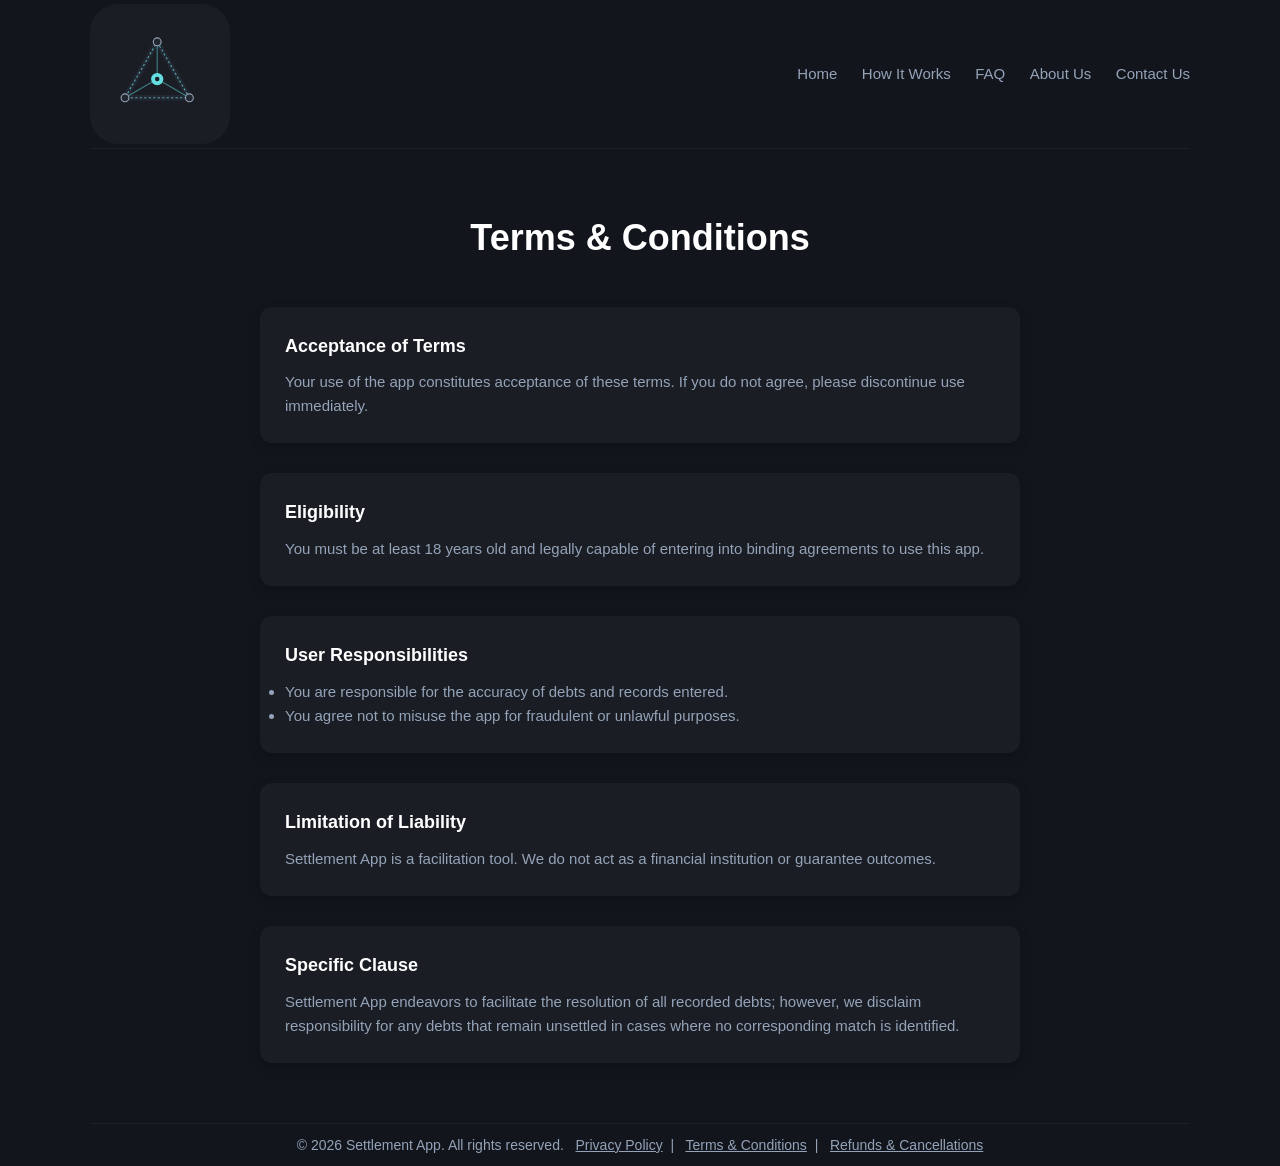
<file: terms.html>
<!DOCTYPE html>
<html lang="en">
<head>
  <meta charset="UTF-8">
  <meta name="viewport" content="width=device-width, initial-scale=1.0">
  <title>Terms & Conditions - Settlement</title>
  <link rel="stylesheet" href="style.css"> <!-- reuse faq.html styles -->
</head>
<body>
  <header>
    <img src="settlement-logo.svg" alt="Settlement Logo" style="width: 140px; height: 140px; margin-right: 10px;">
    <nav>
      <a href="index.html">Home</a>
      <a href="how-it-works.html">How It Works</a>
      <a href="faq.html">FAQ</a>
      <a href="about-us.html">About Us</a>
      <a href="contact-us.html">Contact Us</a>
    </nav>
  </header>

<div class="container">
  <h1>Terms & Conditions</h1>

  <div class="faq-item">
    <h3>Acceptance of Terms</h3>
    <p>Your use of the app constitutes acceptance of these terms. If you do not agree, please discontinue use immediately.</p>
  </div>

  <div class="faq-item">
    <h3>Eligibility</h3>
    <p>You must be at least 18 years old and legally capable of entering into binding agreements to use this app.</p>
  </div>

  <div class="faq-item">
    <h3>User Responsibilities</h3>
    <ul>
      <li>You are responsible for the accuracy of debts and records entered.</li>
      <li>You agree not to misuse the app for fraudulent or unlawful purposes.</li>
    </ul>
  </div>

  <div class="faq-item">
    <h3>Limitation of Liability</h3>
    <p>Settlement App is a facilitation tool. We do not act as a financial institution or guarantee outcomes.</p>
  </div>

  <div class="faq-item">
    <h3>Specific Clause</h3>
    <p>Settlement App endeavors to facilitate the resolution of all recorded debts; however, we disclaim responsibility for any debts that remain unsettled in cases where no corresponding match is identified.</p>
  </div>
</div>



  <footer>
    <p>&copy; 2026 Settlement App. All rights reserved. &nbsp; 
	<a href="privacy.html" style="color: var(--text-muted); text-decoration: underline;">Privacy Policy</a> &nbsp;| &nbsp;
	<a href="terms.html" style="color: var(--text-muted); text-decoration: underline;">Terms & Conditions</a> &nbsp;| &nbsp; 
	<a href="refunds.html" style="color: var(--text-muted); text-decoration: underline;">Refunds & Cancellations</a>
	</p>
  </footer>
</body>
</html>
</file>
<file: style.css>
/* ==========================================================================
   CENTRAL STYLESHEET FOR SETTLEMENT.APP (style.css)
   ========================================================================== */

/* Design Tokens & Theme Variables */
:root {
    --bg-color: #12151C;
    --card-color: #1A1D24;
    --accent-color: #64DFDF;
    --text-main: #FFFFFF;
    --text-muted: #94A3B8;
    --btn-bg: rgba(26, 29, 36, 0.8);
    --btn-hover: rgba(100, 223, 223, 0.9);
}

/* Global Reset */
* {
    box-sizing: border-box;
    margin: 0;
    padding: 0;
}

body {
    background-color: var(--bg-color);
    color: var(--text-main);
    font-family: -apple-system, BlinkMacSystemFont, "Segoe UI", Roboto, Helvetica, Arial, sans-serif;
    line-height: 1.6;
    padding: 0 16px; /* horizontal only */
}

/* Headings */
h1, h2, h3 {
    font-weight: 700;
    margin-top: 0;
    margin-bottom: 12px;
}

/* Header & Navigation */
header {
    max-width: 1100px;
    margin: 0 auto;
    padding: 4px 0; /* tighter */
    display: flex;
    justify-content: space-between;
    align-items: center;
    border-bottom: 1px solid rgba(255, 255, 255, 0.05);
}

.logo-text {
    font-size: 22px;
    font-weight: 800;
    letter-spacing: -0.5px;
}

.logo-dot {
    color: var(--accent-color);
}

nav a {
    color: var(--text-muted);
    text-decoration: none;
    margin-left: 20px;
    font-size: 15px;
    font-weight: 500;
    transition: color 0.2s ease;
}

nav a:hover, nav a.active {
    color: var(--text-main);
}

/* Layout Containers */
.container {
    max-width: 800px;
    margin: 0 auto; /* no vertical gap */
    padding-top: 0; /* remove top padding */
}

/* Hero Section */
.hero-image {
    position: relative;
    max-width: 1100px;
    margin: -10px auto 0 auto; /* pull closer to header */
    border-radius: 12px;
    overflow: hidden;
}

.hero-image video {
    width: 100%;
    height: auto;
    display: block;
    border-radius: 12px;
}

/* Download Button */
.download-btn {
    display: block;
    margin: 16px auto;
    font-size: 18px;
    font-weight: 600;
    padding: 12px 24px;
    background-color: var(--accent-color);
    color: #fff;
    border-radius: 6px;
    text-decoration: none;
    text-align: center;
    transition: background 0.3s ease, box-shadow 0.3s ease;
    box-shadow: 0 4px 12px rgba(100, 223, 223, 0.3); /* subtle glow */
}

.download-btn:hover {
    background-color: var(--btn-hover);
    box-shadow: 0 6px 16px rgba(100, 223, 223, 0.5);
}

.download-counter {
  text-align: center;   /* centers the text */
  display: block;       /* ensures it behaves like a block element */
  background-color: var(--card-color);
  color: var(--accent-color);
  font-size: 14px;
  font-weight: 600;
  padding: 4px 10px;
  border-radius: 12px;
  margin-top: 8px;
}
.testimonials {
  max-width: 900px;
  margin: 60px auto;
  text-align: center;
  padding: 20px;
}

.testimonials h2 {
  font-size: 28px;
  margin-bottom: 30px;
  color: var(--accent-color);
}

/* Default: Desktop grid */
.testimonial-list {
  display: flex;
  flex-wrap: wrap;       /* allow multiple rows */
  gap: 20px;
  justify-content: center;
}

.testimonial {
  background-color: var(--card-color);
  padding: 20px;
  border-radius: 10px;
  flex: 1 1 250px;
  max-width: 280px;
  box-shadow: 0 4px 12px rgba(0,0,0,0.2);
}

.testimonial p {
  font-size: 15px;
  color: var(--text-main);
  margin-bottom: 10px;
}

.testimonial span {
  font-size: 13px;
  color: var(--text-muted);
}

/* Mobile override: carousel */
@media (max-width: 768px) {
  .testimonial-list {
    flex-wrap: nowrap;             /* single row */
    overflow-x: auto;              /* scrollable */
    scroll-snap-type: x mandatory;
    -webkit-overflow-scrolling: touch;
  }

  .testimonial {
    flex: 0 0 80%;                 /* each card ~80% width */
    scroll-snap-align: center;
    margin: 0 10px;
  }
}

/* Dots */
.testimonial-dots {
  display: none;
  justify-content: center;
  margin-top: 12px;
  gap: 8px;
}

.testimonial-dots span {
  width: 10px;
  height: 10px;
  background-color: var(--text-muted);
  border-radius: 50%;
  display: inline-block;
  transition: background-color 0.3s ease;
}

.testimonial-dots span.active {
  background-color: var(--accent-color);
}

@media (max-width: 768px) {
  .testimonial-dots {
    display: flex;
  }
}

.download-footer {
  text-align: center;
  margin: 60px auto;
  padding: 20px;
}

.download-footer h2 {
  font-size: 24px;
  margin-bottom: 20px;
  color: var(--accent-color);
}

.download-footer .download-btn {
  display: inline-block;
  padding: 12px 24px;
  font-size: 16px;
  font-weight: 600;
  background-color: var(--accent-color);
  color: #fff;
  border-radius: 6px;
  text-decoration: none;
  transition: background-color 0.3s ease;
}

.download-footer .download-btn:hover {
  background-color: var(--accent-hover);
}

.download-footer .download-note {
  font-size: 13px;
  color: var(--text-muted);
  margin-top: 10px;
}


/* Toggle Button */
#toggleBtn {
    position: absolute;
    bottom: 16px;
    right: 16px;
    border: none;
    padding: 8px 14px;
    border-radius: 6px;
    font-size: 13px;
    font-weight: 600;
    cursor: pointer;
    opacity: 0;
    transition: background 0.3s ease, color 0.3s ease, opacity 1s ease;
    animation: fadeInBtn 1s ease forwards;
    animation-delay: 0.5s;
}

#toggleBtn.unmute {
    background: var(--btn-bg);
    color: var(--accent-color);
}

#toggleBtn.mute {
    background: #DF6464;
    color: var(--text-main);
}

@keyframes fadeInBtn {
    from { opacity: 0; transform: translateY(10px); }
    to { opacity: 1; transform: translateY(0); }
}

/* Footer */
footer {
    max-width: 1100px;
    margin: 20px auto 10px auto;
    padding-top: 10px;
    border-top: 1px solid rgba(255, 255, 255, 0.05);
    text-align: center;
    font-size: 14px;
    color: var(--text-muted);
}

/* Mobile Styles */
@media (max-width: 768px) {
    header {
        flex-direction: column;
        gap: 6px;
        text-align: center;
        padding: 6px 0;
    }
    
    nav {
        display: flex;
        flex-wrap: wrap;
        justify-content: center;
        gap: 6px;
    }
    
    nav a {
        margin: 0 6px;
        font-size: 14px;
    }

    .container {
        margin: 0 auto;
    }

    .hero-image {
        margin: -6px auto 0 auto;
    }

    footer {
        padding: 15px 10px;
        margin: 15px auto;
    }

    input, textarea, button {
        width: 100% !important;
    }

    #toggleBtn {
        bottom: 8px;
        right: 8px;
        font-size: 12px;
        padding: 6px 10px;
    }
}
/* ==========================================================================
   FAQ / Terms / Refunds Card Styles
   ========================================================================== */

.container {
    max-width: 800px;
    margin: 60px auto;
    padding: 0 20px;
}

h1 {
    font-size: 36px;
    margin-bottom: 40px;
    text-align: center;
}

.faq-item {
    margin-bottom: 30px;
    background: var(--card-color);
    padding: 25px;
    border-radius: 12px;
    box-shadow: 0 4px 12px rgba(0,0,0,0.2); /* subtle depth */
}

.faq-item h3 {
    font-size: 18px;
    margin-bottom: 10px;
    color: var(--text-main);
}

.faq-item p,
.faq-item ul,
.faq-item li {
    color: var(--text-muted);
    font-size: 15px;
    line-height: 1.6;
}

/* Responsive tweaks for FAQ/Terms blocks */
@media (max-width: 768px) {
    .container {
        margin: 20px auto;
        padding: 10px;
    }

    h1 {
        font-size: 28px;
        margin-bottom: 20px;
    }

    .faq-item {
        padding: 18px;
    }

    .faq-item h3 {
        font-size: 16px;
    }

    .faq-item p,
    .faq-item ul,
    .faq-item li {
        font-size: 14px;
    }
}
</file>
